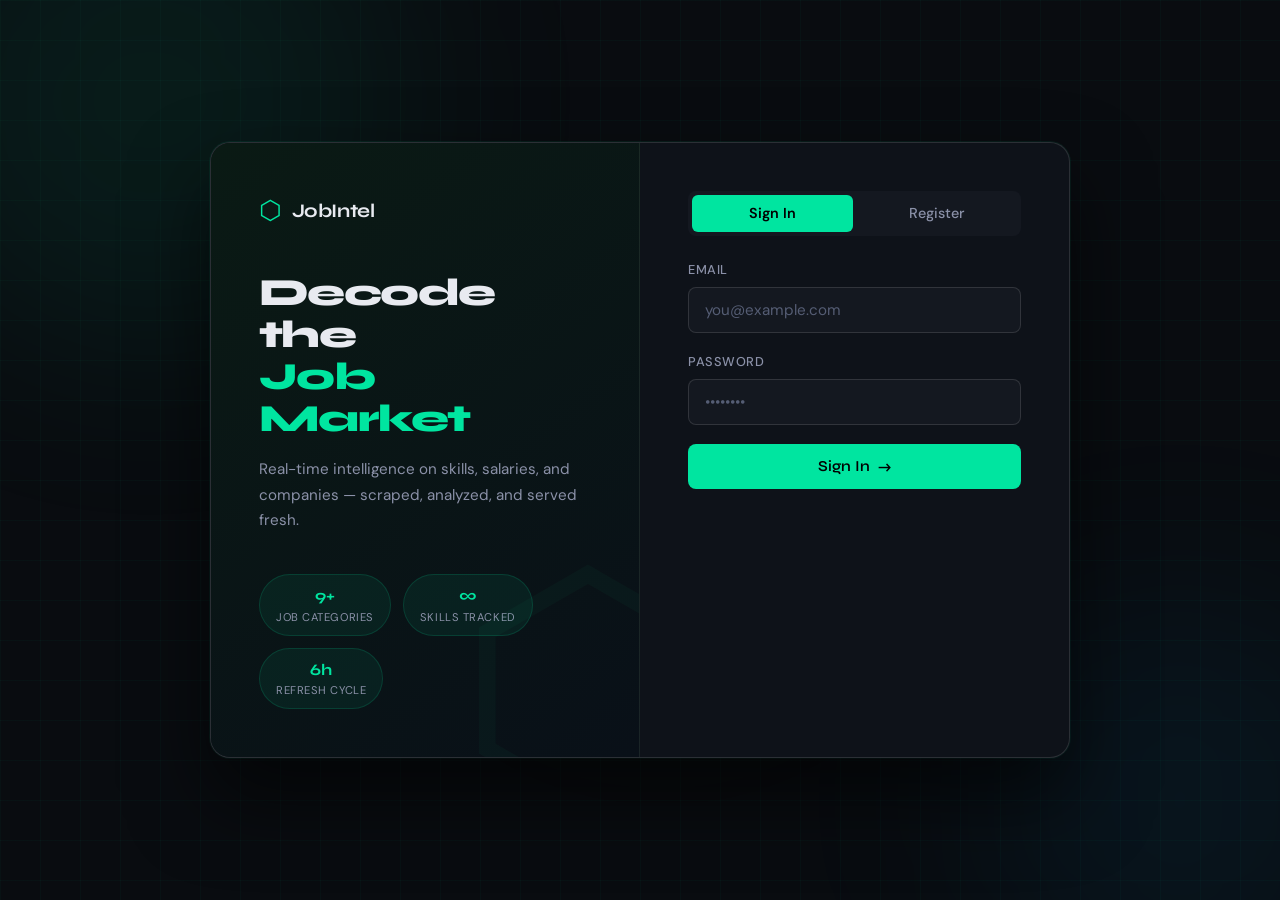
<file: frontend/index.html>
<!DOCTYPE html>
<html lang="en">
<head>
<meta charset="UTF-8"/>
<meta name="viewport" content="width=device-width, initial-scale=1.0"/>
<title>JobIntel — Job Market Intelligence Platform</title>
<link rel="preconnect" href="https://fonts.googleapis.com"/>
<link rel="stylesheet" href="https://fonts.googleapis.com/css2?family=Syne:wght@400;600;700;800&family=DM+Sans:ital,wght@0,300;0,400;0,500;1,300&display=swap"/>
<link rel="stylesheet" href="style.css"/>
</head>
<body class="auth-page">

<!-- Animated background -->
<div class="bg-grid"></div>
<div class="bg-orb orb1"></div>
<div class="bg-orb orb2"></div>
<div class="bg-orb orb3"></div>

<div class="auth-container">

  <!-- Left panel -->
  <div class="auth-left">
    <div class="brand">
      <span class="brand-icon">⬡</span>
      <span class="brand-name">JobIntel</span>
    </div>
    <div class="auth-hero">
      <h1>Decode the<br/><em>Job Market</em></h1>
      <p>Real-time intelligence on skills, salaries, and companies — scraped, analyzed, and served fresh.</p>
    </div>
    <div class="stat-pills">
      <div class="stat-pill"><span class="pill-num">9+</span><span class="pill-label">Job Categories</span></div>
      <div class="stat-pill"><span class="pill-num">∞</span><span class="pill-label">Skills Tracked</span></div>
      <div class="stat-pill"><span class="pill-num">6h</span><span class="pill-label">Refresh Cycle</span></div>
    </div>
  </div>

  <!-- Right panel — auth forms -->
  <div class="auth-right">
    <div class="tab-switcher">
      <button class="tab-btn active" id="loginTab" onclick="showTab('login')">Sign In</button>
      <button class="tab-btn" id="registerTab" onclick="showTab('register')">Register</button>
    </div>

    <!-- Login Form -->
    <form class="auth-form" id="loginForm" onsubmit="handleLogin(event)">
      <div class="form-group">
        <label>Email</label>
        <input type="email" id="loginEmail" placeholder="you@example.com" required/>
      </div>
      <div class="form-group">
        <label>Password</label>
        <input type="password" id="loginPassword" placeholder="••••••••" required/>
      </div>
      <div class="form-msg" id="loginMsg"></div>
      <button type="submit" class="btn-primary" id="loginBtn">
        <span>Sign In</span>
        <span class="btn-arrow">→</span>
      </button>
    </form>

    <!-- Register Form -->
    <form class="auth-form hidden" id="registerForm" onsubmit="handleRegister(event)">
      <div class="form-group">
        <label>Full Name</label>
        <input type="text" id="regName" placeholder="username" required/>
      </div>
      <div class="form-group">
        <label>Email</label>
        <input type="email" id="regEmail" placeholder="you@example.com" required/>
      </div>
      <div class="form-group">
        <label>Password <span class="hint">min 8 characters</span></label>
        <input type="password" id="regPassword" placeholder="••••••••" minlength="8" required/>
      </div>
      <div class="form-msg" id="registerMsg"></div>
      <button type="submit" class="btn-primary" id="registerBtn">
        <span>Create Account</span>
        <span class="btn-arrow">→</span>
      </button>
    </form>
  </div>
</div>

<script src="api.js" defer></script>
<script src="auth.js" defer></script>
</body>
</html>
</file>
<file: frontend/style.css>
/* ══════════════════════════════════════════
   JOBINTEL — COMPLETE STYLESHEET
   Aesthetic: Dark industrial / data terminal
   Fonts: Syne (display) + DM Sans (body)
══════════════════════════════════════════ */

:root {
  --bg:        #090c10;
  --bg2:       #0e1219;
  --bg3:       #141820;
  --border:    rgba(255,255,255,0.07);
  --border2:   rgba(255,255,255,0.12);
  --accent:    #00e5a0;
  --accent2:   #0af;
  --accent3:   #f0a500;
  --danger:    #ff4d6d;
  --text:      #e8eaf0;
  --text2:     #8b91a8;
  --text3:     #555d74;
  --sidebar-w: 240px;
  --radius:    12px;
  --radius-sm: 8px;
}

*, *::before, *::after { box-sizing: border-box; margin: 0; padding: 0; }

html { scroll-behavior: smooth; }

body {
  font-family: 'DM Sans', sans-serif;
  background: var(--bg);
  color: var(--text);
  min-height: 100vh;
  overflow-x: hidden;
  font-size: 15px;
  line-height: 1.6;
}

/* ── BACKGROUND EFFECTS ── */
.bg-grid {
  position: fixed; inset: 0; z-index: 0; pointer-events: none;
  background-image:
    linear-gradient(rgba(0,229,160,0.03) 1px, transparent 1px),
    linear-gradient(90deg, rgba(0,229,160,0.03) 1px, transparent 1px);
  background-size: 40px 40px;
}

.bg-orb {
  position: fixed; border-radius: 50%; filter: blur(100px);
  pointer-events: none; z-index: 0;
  animation: orbFloat 12s ease-in-out infinite;
}
.orb1 { width:500px; height:500px; background:rgba(0,229,160,0.07); top:-150px; left:-100px; animation-delay:0s; }
.orb2 { width:400px; height:400px; background:rgba(0,170,255,0.06); bottom:-100px; right:-100px; animation-delay:-4s; }
.orb3 { width:300px; height:300px; background:rgba(240,165,0,0.05); top:40%; left:40%; animation-delay:-8s; }

@keyframes orbFloat {
  0%,100% { transform: translate(0,0) scale(1); }
  33%      { transform: translate(30px,-20px) scale(1.05); }
  66%      { transform: translate(-20px,30px) scale(0.95); }
}

/* ══════════════════════════════════════════
   AUTH PAGE
══════════════════════════════════════════ */
.auth-page {
  display: flex; align-items: center; justify-content: center;
  min-height: 100vh; padding: 2rem;
}

.auth-container {
  position: relative; z-index: 1;
  display: grid; grid-template-columns: 1fr 1fr;
  max-width: 860px; width: 100%;
  background: var(--bg2);
  border: 1px solid var(--border2);
  border-radius: 20px;
  overflow: hidden;
  box-shadow: 0 40px 80px rgba(0,0,0,0.6), 0 0 0 1px rgba(0,229,160,0.08);
  animation: fadeUp 0.6s ease both;
}

@keyframes fadeUp {
  from { opacity:0; transform:translateY(30px); }
  to   { opacity:1; transform:translateY(0); }
}

/* Left auth panel */
.auth-left {
  background: linear-gradient(145deg, #0a1a14 0%, #091018 100%);
  padding: 3rem;
  display: flex; flex-direction: column; gap: 2.5rem;
  border-right: 1px solid var(--border);
  position: relative; overflow: hidden;
}
.auth-left::before {
  content: '⬡';
  position: absolute; font-size: 300px; color: rgba(0,229,160,0.03);
  right: -80px; bottom: -80px; line-height: 1;
}

.brand { display: flex; align-items: center; gap: 0.6rem; }
.brand-icon { font-size: 1.6rem; color: var(--accent); }
.brand-name { font-family: 'Syne', sans-serif; font-weight: 700; font-size: 1.2rem; letter-spacing: -0.02em; }

.auth-hero h1 {
  font-family: 'Syne', sans-serif; font-weight: 800;
  font-size: 2.4rem; line-height: 1.1; letter-spacing: -0.04em;
  margin-bottom: 1rem;
}
.auth-hero h1 em {
  font-style: normal; color: var(--accent);
}
.auth-hero p { color: var(--text2); font-size: 0.95rem; line-height: 1.7; }

.stat-pills { display: flex; gap: 0.75rem; flex-wrap: wrap; }
.stat-pill {
  background: rgba(0,229,160,0.07); border: 1px solid rgba(0,229,160,0.15);
  border-radius: 100px; padding: 0.5rem 1rem;
  display: flex; flex-direction: column; align-items: center;
}
.pill-num { font-family: 'Syne', sans-serif; font-weight: 700; font-size: 1rem; color: var(--accent); }
.pill-label { font-size: 0.7rem; color: var(--text2); letter-spacing: 0.05em; text-transform: uppercase; }

/* Right auth panel */
.auth-right {
  padding: 3rem;
  display: flex; flex-direction: column; gap: 1.5rem;
}

.tab-switcher {
  display: flex; background: var(--bg3); border-radius: var(--radius-sm);
  padding: 4px; gap: 4px;
}
.tab-btn {
  flex: 1; padding: 0.6rem; border-radius: 6px;
  border: none; cursor: pointer;
  font-family: 'DM Sans', sans-serif; font-size: 0.9rem; font-weight: 500;
  background: transparent; color: var(--text2);
  transition: all 0.2s;
}
.tab-btn.active { background: var(--accent); color: #000; font-weight: 600; }

.auth-form { display: flex; flex-direction: column; gap: 1.2rem; }
.auth-form.hidden { display: none; }

.form-group { display: flex; flex-direction: column; gap: 0.4rem; }
.form-group label {
  font-size: 0.8rem; font-weight: 500; color: var(--text2);
  letter-spacing: 0.04em; text-transform: uppercase;
  display: flex; align-items: center; gap: 0.5rem;
}
.form-group .hint { font-weight: 300; text-transform: none; color: var(--text3); font-size: 0.75rem; letter-spacing: 0; }

.form-group input, .form-group select {
  background: var(--bg3); border: 1px solid var(--border2);
  border-radius: var(--radius-sm); padding: 0.75rem 1rem;
  color: var(--text); font-family: 'DM Sans', sans-serif; font-size: 0.95rem;
  outline: none; transition: border-color 0.2s, box-shadow 0.2s;
  width: 100%;
}
.form-group input:focus, .form-group select:focus {
  border-color: var(--accent); box-shadow: 0 0 0 3px rgba(0,229,160,0.1);
}
.form-group input::placeholder { color: var(--text3); }

.form-msg {
  font-size: 0.85rem; padding: 0.5rem 0.75rem; border-radius: var(--radius-sm);
  display: none;
}
.form-msg.error { display: block; background: rgba(255,77,109,0.1); color: var(--danger); border: 1px solid rgba(255,77,109,0.2); }
.form-msg.success { display: block; background: rgba(0,229,160,0.1); color: var(--accent); border: 1px solid rgba(0,229,160,0.2); }

/* Buttons */
.btn-primary {
  display: flex; align-items: center; justify-content: center; gap: 0.5rem;
  background: var(--accent); color: #000;
  border: none; border-radius: var(--radius-sm);
  padding: 0.8rem 1.5rem; font-family: 'Syne', sans-serif;
  font-weight: 600; font-size: 0.95rem; cursor: pointer;
  transition: all 0.2s; white-space: nowrap;
}
.btn-primary:hover { background: #00ffb3; transform: translateY(-1px); box-shadow: 0 8px 20px rgba(0,229,160,0.3); }
.btn-primary:active { transform: translateY(0); }
.btn-primary:disabled { opacity: 0.5; cursor: not-allowed; transform: none; }

.btn-ghost {
  background: transparent; border: 1px solid var(--border2); color: var(--text2);
  border-radius: var(--radius-sm); padding: 0.6rem 1.2rem;
  font-family: 'DM Sans', sans-serif; font-size: 0.9rem; cursor: pointer;
  transition: all 0.2s;
}
.btn-ghost:hover { border-color: var(--accent); color: var(--accent); }

.btn-danger {
  background: var(--danger); color: #fff;
  border: none; border-radius: var(--radius-sm);
  padding: 0.8rem 1.5rem; font-family: 'Syne', sans-serif;
  font-weight: 600; font-size: 0.95rem; cursor: pointer;
  transition: all 0.2s;
}
.btn-danger:hover { background: #ff6b85; transform: translateY(-1px); }
.btn-danger:disabled { opacity: 0.5; cursor: not-allowed; }

.btn-arrow { font-size: 1rem; transition: transform 0.2s; }
.btn-primary:hover .btn-arrow { transform: translateX(4px); }

/* ══════════════════════════════════════════
   APP LAYOUT
══════════════════════════════════════════ */
.app-page {
  display: flex;
  min-height: 100vh;
}

/* Sidebar */
.sidebar {
  position: fixed; left: 0; top: 0; bottom: 0;
  width: var(--sidebar-w);
  background: var(--bg2);
  border-right: 1px solid var(--border);
  display: flex; flex-direction: column;
  z-index: 100; padding: 1.5rem 0;
  transition: transform 0.3s;
}

.sidebar-brand {
  display: flex; align-items: center; gap: 0.6rem;
  padding: 0 1.5rem 1.5rem;
  border-bottom: 1px solid var(--border);
  margin-bottom: 1rem;
}

.sidebar-nav {
  flex: 1; display: flex; flex-direction: column; gap: 2px;
  padding: 0 0.75rem; overflow-y: auto;
}

.nav-item {
  display: flex; align-items: center; gap: 0.75rem;
  padding: 0.7rem 0.75rem; border-radius: var(--radius-sm);
  color: var(--text2); text-decoration: none; font-size: 0.9rem;
  transition: all 0.15s; cursor: pointer;
}
.nav-item:hover { background: var(--bg3); color: var(--text); }
.nav-item.active { background: rgba(0,229,160,0.1); color: var(--accent); }
.nav-icon { font-size: 1rem; width: 1.2rem; text-align: center; }

.sidebar-footer {
  padding: 1rem 1.5rem 0;
  border-top: 1px solid var(--border);
  display: flex; flex-direction: column; gap: 0.75rem;
}

.user-chip {
  display: flex; align-items: center; gap: 0.6rem;
  background: var(--bg3); border-radius: var(--radius-sm);
  padding: 0.5rem 0.75rem;
}
.user-avatar {
  width: 28px; height: 28px; border-radius: 50%;
  background: var(--accent); color: #000;
  font-family: 'Syne', sans-serif; font-weight: 700; font-size: 0.8rem;
  display: flex; align-items: center; justify-content: center;
  flex-shrink: 0;
}
.user-email { font-size: 0.75rem; color: var(--text2); overflow: hidden; text-overflow: ellipsis; white-space: nowrap; }

.btn-logout {
  background: transparent; border: 1px solid var(--border2); color: var(--text2);
  border-radius: var(--radius-sm); padding: 0.5rem; width: 100%;
  font-family: 'DM Sans', sans-serif; font-size: 0.8rem; cursor: pointer;
  transition: all 0.2s;
}
.btn-logout:hover { border-color: var(--danger); color: var(--danger); }

/* Main content */
.main-content {
  margin-left: var(--sidebar-w);
  flex: 1; padding: 2rem;
  position: relative; z-index: 1;
  min-height: 100vh;
}

/* Mobile topbar — hidden on desktop */
.topbar {
  display: none; position: fixed; top: 0; left: 0; right: 0;
  height: 56px; background: var(--bg2); border-bottom: 1px solid var(--border);
  align-items: center; justify-content: space-between;
  padding: 0 1rem; z-index: 200;
}
.menu-btn, .btn-logout-sm {
  background: none; border: none; color: var(--text); font-size: 1.2rem; cursor: pointer; padding: 0.5rem;
}

/* ── PAGES ── */
.page { animation: fadeIn 0.3s ease; }
.page.hidden { display: none; }
@keyframes fadeIn { from { opacity:0; transform:translateY(8px); } to { opacity:1; transform:translateY(0); } }

.page-header { margin-bottom: 2rem; }
.page-header h2 {
  font-family: 'Syne', sans-serif; font-weight: 800;
  font-size: 1.9rem; letter-spacing: -0.03em; margin-bottom: 0.25rem;
}
.page-header p { color: var(--text2); font-size: 0.9rem; }

/* ── KPI GRID ── */
.kpi-grid {
  display: grid; grid-template-columns: repeat(4, 1fr); gap: 1rem;
  margin-bottom: 1.5rem;
}
.kpi-card {
  background: var(--bg2); border: 1px solid var(--border);
  border-radius: var(--radius); padding: 1.25rem 1.5rem;
  position: relative; overflow: hidden;
  transition: border-color 0.2s, transform 0.2s;
}
.kpi-card:hover { border-color: var(--border2); transform: translateY(-2px); }
.kpi-card::before {
  content: ''; position: absolute; top: 0; left: 0; right: 0; height: 2px;
  background: linear-gradient(90deg, var(--accent), var(--accent2));
}
.kpi-label { font-size: 0.75rem; color: var(--text3); text-transform: uppercase; letter-spacing: 0.08em; margin-bottom: 0.5rem; }
.kpi-value { font-family: 'Syne', sans-serif; font-weight: 800; font-size: 1.6rem; color: var(--text); margin-bottom: 0.2rem; word-break: break-all; }
.kpi-sub { font-size: 0.75rem; color: var(--text3); }

/* ── CARDS ── */
.dash-grid {
  display: grid; grid-template-columns: 1fr 1fr; gap: 1.5rem;
  margin-bottom: 1.5rem;
}
.card {
  background: var(--bg2); border: 1px solid var(--border);
  border-radius: var(--radius); padding: 1.5rem;
}
.card.full-width { width: 100%; }
.card-header {
  display: flex; align-items: center; justify-content: space-between;
  margin-bottom: 1.25rem;
}
.card-header h3 {
  font-family: 'Syne', sans-serif; font-weight: 700; font-size: 1rem; letter-spacing: -0.02em;
}
.badge {
  font-size: 0.7rem; font-weight: 600; letter-spacing: 0.08em;
  text-transform: uppercase; padding: 0.2rem 0.5rem;
  background: rgba(0,229,160,0.1); color: var(--accent);
  border-radius: 100px; border: 1px solid rgba(0,229,160,0.2);
}
.badge::before { content: '● '; font-size: 0.5rem; }

/* ── BAR CHART ── */
.bar-chart { display: flex; flex-direction: column; gap: 0.6rem; }
.bar-chart.large { max-height: 400px; overflow-y: auto; }

.bar-row {
  display: grid; grid-template-columns: 130px 1fr 50px;
  align-items: center; gap: 0.75rem;
  animation: slideIn 0.4s ease both;
}
@keyframes slideIn {
  from { opacity:0; transform:translateX(-10px); }
  to   { opacity:1; transform:translateX(0); }
}

.bar-label { font-size: 0.82rem; color: var(--text2); white-space: nowrap; overflow: hidden; text-overflow: ellipsis; }
.bar-track { height: 6px; background: var(--bg3); border-radius: 99px; overflow: hidden; }
.bar-fill {
  height: 100%; border-radius: 99px;
  background: linear-gradient(90deg, var(--accent), var(--accent2));
  transition: width 0.8s cubic-bezier(.25,.8,.25,1);
  width: 0;
}
.bar-val { font-size: 0.8rem; color: var(--text3); text-align: right; font-family: 'Syne', sans-serif; }

/* Salary map bars */
.salary-map { display: flex; flex-direction: column; gap: 0.6rem; max-height: 300px; overflow-y: auto; }
.salary-row {
  display: grid; grid-template-columns: 160px 1fr 90px;
  align-items: center; gap: 0.75rem;
}
.salary-bar-fill { background: linear-gradient(90deg, var(--accent3), var(--accent)); }

/* ── JOBS PAGE ── */
.search-bar {
  background: var(--bg2); border: 1px solid var(--border);
  border-radius: var(--radius); padding: 1.25rem;
  margin-bottom: 1.5rem; display: flex; flex-direction: column; gap: 1rem;
}
.search-tabs { display: flex; gap: 0.5rem; flex-wrap: wrap; }
.stab {
  padding: 0.4rem 0.9rem; border-radius: 100px;
  border: 1px solid var(--border2); background: transparent;
  color: var(--text2); font-size: 0.82rem; cursor: pointer; transition: all 0.15s;
  font-family: 'DM Sans', sans-serif;
}
.stab.active { background: var(--accent); border-color: var(--accent); color: #000; font-weight: 600; }
.stab:hover:not(.active) { border-color: var(--text2); color: var(--text); }

.search-input-row { display: flex; gap: 0.75rem; }
.search-input {
  flex: 1; background: var(--bg3); border: 1px solid var(--border2);
  border-radius: var(--radius-sm); padding: 0.75rem 1rem;
  color: var(--text); font-family: 'DM Sans', sans-serif; font-size: 0.95rem;
  outline: none; transition: border-color 0.2s;
}
.search-input:focus { border-color: var(--accent); }
.search-input::placeholder { color: var(--text3); }

.pagination-bar {
  display: flex; align-items: center; justify-content: center; gap: 1rem;
  margin-bottom: 1rem; color: var(--text2); font-size: 0.9rem;
}

.jobs-grid {
  display: grid; grid-template-columns: repeat(auto-fill, minmax(320px, 1fr));
  gap: 1rem;
}

.job-card {
  background: var(--bg2); border: 1px solid var(--border);
  border-radius: var(--radius); padding: 1.25rem;
  display: flex; flex-direction: column; gap: 0.75rem;
  transition: border-color 0.2s, transform 0.2s;
  animation: fadeIn 0.3s ease both;
}
.job-card:hover { border-color: rgba(0,229,160,0.3); transform: translateY(-2px); }

.job-title {
  font-family: 'Syne', sans-serif; font-weight: 700; font-size: 0.95rem;
  color: var(--text); line-height: 1.3;
}
.job-meta { display: flex; flex-wrap: wrap; gap: 0.5rem; }
.job-meta-item {
  display: flex; align-items: center; gap: 0.3rem;
  font-size: 0.78rem; color: var(--text2);
}
.job-meta-item span { color: var(--text3); }

.job-skills { display: flex; flex-wrap: wrap; gap: 0.4rem; }
.skill-tag {
  background: rgba(0,229,160,0.07); border: 1px solid rgba(0,229,160,0.15);
  color: var(--accent); border-radius: 100px;
  font-size: 0.72rem; padding: 0.2rem 0.6rem; font-weight: 500;
}

.job-url a {
  font-size: 0.78rem; color: var(--accent2); text-decoration: none;
  overflow: hidden; text-overflow: ellipsis; white-space: nowrap; display: block;
}
.job-url a:hover { text-decoration: underline; }

.job-salary {
  font-family: 'Syne', sans-serif; font-weight: 700;
  color: var(--accent3); font-size: 0.95rem;
}

/* ── SKILLS PAGE ── */
.filters-row {
  display: flex; gap: 1.5rem; align-items: flex-end;
  flex-wrap: wrap; margin-bottom: 1.5rem;
}
.form-group.inline { flex-direction: row; align-items: center; gap: 0.75rem; }
.form-group.inline label { white-space: nowrap; margin: 0; }
.form-group.inline input,
.form-group.inline select { width: auto; }

.skills-container {
  display: grid; grid-template-columns: repeat(auto-fill, minmax(280px, 1fr));
  gap: 1rem;
}
.skill-card {
  background: var(--bg2); border: 1px solid var(--border);
  border-radius: var(--radius); padding: 1.25rem;
  display: flex; align-items: center; gap: 1rem;
  transition: border-color 0.2s;
  animation: fadeIn 0.3s ease both;
}
.skill-card:hover { border-color: rgba(0,229,160,0.3); }
.skill-rank {
  font-family: 'Syne', sans-serif; font-weight: 800; font-size: 1.4rem;
  color: var(--text3); min-width: 2rem; text-align: center;
}
.skill-rank.top3 { color: var(--accent); }
.skill-info { flex: 1; }
.skill-name { font-family: 'Syne', sans-serif; font-weight: 700; font-size: 0.95rem; margin-bottom: 0.4rem; }
.skill-bar-wrap { height: 4px; background: var(--bg3); border-radius: 99px; overflow: hidden; }
.skill-bar-inner {
  height: 100%; border-radius: 99px;
  background: linear-gradient(90deg, var(--accent), var(--accent2));
  transition: width 0.8s cubic-bezier(.25,.8,.25,1);
}
.skill-count { font-size: 0.8rem; color: var(--text2); margin-left: auto; font-family: 'Syne', sans-serif; font-weight: 700; }

/* ── COMPANIES PAGE ── */
.companies-container {
  display: grid; grid-template-columns: repeat(auto-fill, minmax(260px, 1fr));
  gap: 1rem;
}
.company-card {
  background: var(--bg2); border: 1px solid var(--border);
  border-radius: var(--radius); padding: 1.25rem;
  display: flex; align-items: center; gap: 1rem;
  transition: all 0.2s;
  animation: fadeIn 0.3s ease both;
}
.company-card:hover { border-color: rgba(0,170,255,0.3); transform: translateY(-2px); }
.company-rank {
  font-family: 'Syne', sans-serif; font-weight: 800; font-size: 1.2rem;
  color: var(--text3); min-width: 1.8rem;
}
.company-rank.top3 { color: var(--accent2); }
.company-info { flex: 1; min-width: 0; }
.company-name { font-family: 'Syne', sans-serif; font-weight: 700; font-size: 0.9rem; margin-bottom: 0.25rem; white-space: nowrap; overflow: hidden; text-overflow: ellipsis; }
.company-jobs { font-size: 0.8rem; color: var(--text2); }
.company-badge {
  font-family: 'Syne', sans-serif; font-weight: 700; font-size: 1rem;
  color: var(--accent2); white-space: nowrap;
}

/* ── SALARY PAGE ── */
.salary-panels {
  display: grid; grid-template-columns: 1fr 1.5fr; gap: 1.5rem;
}
.skill-salary-search {
  display: flex; gap: 0.75rem; margin-bottom: 1rem;
}
.skill-salary-search input {
  flex: 1; background: var(--bg3); border: 1px solid var(--border2);
  border-radius: var(--radius-sm); padding: 0.7rem 1rem;
  color: var(--text); font-family: 'DM Sans', sans-serif; font-size: 0.9rem;
  outline: none; transition: border-color 0.2s;
}
.skill-salary-search input:focus { border-color: var(--accent); }
.skill-salary-search input::placeholder { color: var(--text3); }

.salary-result {
  padding: 1.5rem; border-radius: var(--radius);
  background: var(--bg3); border: 1px solid var(--border);
  display: none;
}
.salary-result.visible { display: block; animation: fadeIn 0.3s ease; }
.salary-result .result-skill { font-size: 0.75rem; color: var(--text2); text-transform: uppercase; letter-spacing: 0.08em; margin-bottom: 0.5rem; }
.salary-result .result-value { font-family: 'Syne', sans-serif; font-weight: 800; font-size: 2rem; color: var(--accent3); }
.salary-result .result-sub { font-size: 0.8rem; color: var(--text3); margin-top: 0.25rem; }

/* ── ADMIN PAGE ── */
.admin-card { max-width: 500px; }
.admin-card h3 { font-family: 'Syne', sans-serif; font-weight: 700; font-size: 1.1rem; margin-bottom: 0.75rem; }
.admin-card p { color: var(--text2); font-size: 0.9rem; margin-bottom: 1.25rem; line-height: 1.6; }

/* ── UTILS ── */
.hidden { display: none !important; }
.loading-pulse {
  color: var(--text3); font-size: 0.85rem; padding: 2rem;
  animation: pulse 1.5s ease-in-out infinite;
}
@keyframes pulse { 0%,100% { opacity:0.4; } 50% { opacity:1; } }

.empty-state {
  color: var(--text3); font-size: 0.9rem;
  padding: 3rem; text-align: center;
  grid-column: 1 / -1;
}

/* Scrollbars */
::-webkit-scrollbar { width: 6px; height: 6px; }
::-webkit-scrollbar-track { background: var(--bg); }
::-webkit-scrollbar-thumb { background: var(--border2); border-radius: 99px; }
::-webkit-scrollbar-thumb:hover { background: var(--text3); }

/* ══════════════════════════════════════════
   RESPONSIVE
══════════════════════════════════════════ */
@media (max-width: 1024px) {
  .kpi-grid { grid-template-columns: repeat(2, 1fr); }
  .dash-grid { grid-template-columns: 1fr; }
  .salary-panels { grid-template-columns: 1fr; }
}

@media (max-width: 768px) {
  .auth-container { grid-template-columns: 1fr; }
  .auth-left { display: none; }
  .auth-right { padding: 2rem; }

  .sidebar { transform: translateX(-100%); }
  .sidebar.open { transform: translateX(0); }
  .topbar { display: flex; }
  .main-content { margin-left: 0; padding: 5rem 1rem 1rem; }

  .kpi-grid { grid-template-columns: 1fr 1fr; }
  .jobs-grid { grid-template-columns: 1fr; }
  .skills-container { grid-template-columns: 1fr; }
  .companies-container { grid-template-columns: 1fr; }
}

@media (max-width: 480px) {
  .kpi-grid { grid-template-columns: 1fr; }
}
</file>
<file: JobIntel-Platform/frontend/style.css>
/* ══════════════════════════════════════════
   JOBINTEL — COMPLETE STYLESHEET
   Aesthetic: Dark industrial / data terminal
   Fonts: Syne (display) + DM Sans (body)
══════════════════════════════════════════ */

:root {
  --bg:        #090c10;
  --bg2:       #0e1219;
  --bg3:       #141820;
  --border:    rgba(255,255,255,0.07);
  --border2:   rgba(255,255,255,0.12);
  --accent:    #00e5a0;
  --accent2:   #0af;
  --accent3:   #f0a500;
  --danger:    #ff4d6d;
  --text:      #e8eaf0;
  --text2:     #8b91a8;
  --text3:     #555d74;
  --sidebar-w: 240px;
  --radius:    12px;
  --radius-sm: 8px;
}

*, *::before, *::after { box-sizing: border-box; margin: 0; padding: 0; }

html { scroll-behavior: smooth; }

body {
  font-family: 'DM Sans', sans-serif;
  background: var(--bg);
  color: var(--text);
  min-height: 100vh;
  overflow-x: hidden;
  font-size: 15px;
  line-height: 1.6;
}

/* ── BACKGROUND EFFECTS ── */
.bg-grid {
  position: fixed; inset: 0; z-index: 0; pointer-events: none;
  background-image:
    linear-gradient(rgba(0,229,160,0.03) 1px, transparent 1px),
    linear-gradient(90deg, rgba(0,229,160,0.03) 1px, transparent 1px);
  background-size: 40px 40px;
}

.bg-orb {
  position: fixed; border-radius: 50%; filter: blur(100px);
  pointer-events: none; z-index: 0;
  animation: orbFloat 12s ease-in-out infinite;
}
.orb1 { width:500px; height:500px; background:rgba(0,229,160,0.07); top:-150px; left:-100px; animation-delay:0s; }
.orb2 { width:400px; height:400px; background:rgba(0,170,255,0.06); bottom:-100px; right:-100px; animation-delay:-4s; }
.orb3 { width:300px; height:300px; background:rgba(240,165,0,0.05); top:40%; left:40%; animation-delay:-8s; }

@keyframes orbFloat {
  0%,100% { transform: translate(0,0) scale(1); }
  33%      { transform: translate(30px,-20px) scale(1.05); }
  66%      { transform: translate(-20px,30px) scale(0.95); }
}

/* ══════════════════════════════════════════
   AUTH PAGE
══════════════════════════════════════════ */
.auth-page {
  display: flex; align-items: center; justify-content: center;
  min-height: 100vh; padding: 2rem;
}

.auth-container {
  position: relative; z-index: 1;
  display: grid; grid-template-columns: 1fr 1fr;
  max-width: 860px; width: 100%;
  background: var(--bg2);
  border: 1px solid var(--border2);
  border-radius: 20px;
  overflow: hidden;
  box-shadow: 0 40px 80px rgba(0,0,0,0.6), 0 0 0 1px rgba(0,229,160,0.08);
  animation: fadeUp 0.6s ease both;
}

@keyframes fadeUp {
  from { opacity:0; transform:translateY(30px); }
  to   { opacity:1; transform:translateY(0); }
}

/* Left auth panel */
.auth-left {
  background: linear-gradient(145deg, #0a1a14 0%, #091018 100%);
  padding: 3rem;
  display: flex; flex-direction: column; gap: 2.5rem;
  border-right: 1px solid var(--border);
  position: relative; overflow: hidden;
}
.auth-left::before {
  content: '⬡';
  position: absolute; font-size: 300px; color: rgba(0,229,160,0.03);
  right: -80px; bottom: -80px; line-height: 1;
}

.brand { display: flex; align-items: center; gap: 0.6rem; }
.brand-icon { font-size: 1.6rem; color: var(--accent); }
.brand-name { font-family: 'Syne', sans-serif; font-weight: 700; font-size: 1.2rem; letter-spacing: -0.02em; }

.auth-hero h1 {
  font-family: 'Syne', sans-serif; font-weight: 800;
  font-size: 2.4rem; line-height: 1.1; letter-spacing: -0.04em;
  margin-bottom: 1rem;
}
.auth-hero h1 em {
  font-style: normal; color: var(--accent);
}
.auth-hero p { color: var(--text2); font-size: 0.95rem; line-height: 1.7; }

.stat-pills { display: flex; gap: 0.75rem; flex-wrap: wrap; }
.stat-pill {
  background: rgba(0,229,160,0.07); border: 1px solid rgba(0,229,160,0.15);
  border-radius: 100px; padding: 0.5rem 1rem;
  display: flex; flex-direction: column; align-items: center;
}
.pill-num { font-family: 'Syne', sans-serif; font-weight: 700; font-size: 1rem; color: var(--accent); }
.pill-label { font-size: 0.7rem; color: var(--text2); letter-spacing: 0.05em; text-transform: uppercase; }

/* Right auth panel */
.auth-right {
  padding: 3rem;
  display: flex; flex-direction: column; gap: 1.5rem;
}

.tab-switcher {
  display: flex; background: var(--bg3); border-radius: var(--radius-sm);
  padding: 4px; gap: 4px;
}
.tab-btn {
  flex: 1; padding: 0.6rem; border-radius: 6px;
  border: none; cursor: pointer;
  font-family: 'DM Sans', sans-serif; font-size: 0.9rem; font-weight: 500;
  background: transparent; color: var(--text2);
  transition: all 0.2s;
}
.tab-btn.active { background: var(--accent); color: #000; font-weight: 600; }

.auth-form { display: flex; flex-direction: column; gap: 1.2rem; }
.auth-form.hidden { display: none; }

.form-group { display: flex; flex-direction: column; gap: 0.4rem; }
.form-group label {
  font-size: 0.8rem; font-weight: 500; color: var(--text2);
  letter-spacing: 0.04em; text-transform: uppercase;
  display: flex; align-items: center; gap: 0.5rem;
}
.form-group .hint { font-weight: 300; text-transform: none; color: var(--text3); font-size: 0.75rem; letter-spacing: 0; }

.form-group input, .form-group select {
  background: var(--bg3); border: 1px solid var(--border2);
  border-radius: var(--radius-sm); padding: 0.75rem 1rem;
  color: var(--text); font-family: 'DM Sans', sans-serif; font-size: 0.95rem;
  outline: none; transition: border-color 0.2s, box-shadow 0.2s;
  width: 100%;
}
.form-group input:focus, .form-group select:focus {
  border-color: var(--accent); box-shadow: 0 0 0 3px rgba(0,229,160,0.1);
}
.form-group input::placeholder { color: var(--text3); }

.form-msg {
  font-size: 0.85rem; padding: 0.5rem 0.75rem; border-radius: var(--radius-sm);
  display: none;
}
.form-msg.error { display: block; background: rgba(255,77,109,0.1); color: var(--danger); border: 1px solid rgba(255,77,109,0.2); }
.form-msg.success { display: block; background: rgba(0,229,160,0.1); color: var(--accent); border: 1px solid rgba(0,229,160,0.2); }

/* Buttons */
.btn-primary {
  display: flex; align-items: center; justify-content: center; gap: 0.5rem;
  background: var(--accent); color: #000;
  border: none; border-radius: var(--radius-sm);
  padding: 0.8rem 1.5rem; font-family: 'Syne', sans-serif;
  font-weight: 600; font-size: 0.95rem; cursor: pointer;
  transition: all 0.2s; white-space: nowrap;
}
.btn-primary:hover { background: #00ffb3; transform: translateY(-1px); box-shadow: 0 8px 20px rgba(0,229,160,0.3); }
.btn-primary:active { transform: translateY(0); }
.btn-primary:disabled { opacity: 0.5; cursor: not-allowed; transform: none; }

.btn-ghost {
  background: transparent; border: 1px solid var(--border2); color: var(--text2);
  border-radius: var(--radius-sm); padding: 0.6rem 1.2rem;
  font-family: 'DM Sans', sans-serif; font-size: 0.9rem; cursor: pointer;
  transition: all 0.2s;
}
.btn-ghost:hover { border-color: var(--accent); color: var(--accent); }

.btn-danger {
  background: var(--danger); color: #fff;
  border: none; border-radius: var(--radius-sm);
  padding: 0.8rem 1.5rem; font-family: 'Syne', sans-serif;
  font-weight: 600; font-size: 0.95rem; cursor: pointer;
  transition: all 0.2s;
}
.btn-danger:hover { background: #ff6b85; transform: translateY(-1px); }
.btn-danger:disabled { opacity: 0.5; cursor: not-allowed; }

.btn-arrow { font-size: 1rem; transition: transform 0.2s; }
.btn-primary:hover .btn-arrow { transform: translateX(4px); }

/* ══════════════════════════════════════════
   APP LAYOUT
══════════════════════════════════════════ */
.app-page {
  display: flex;
  min-height: 100vh;
}

/* Sidebar */
.sidebar {
  position: fixed; left: 0; top: 0; bottom: 0;
  width: var(--sidebar-w);
  background: var(--bg2);
  border-right: 1px solid var(--border);
  display: flex; flex-direction: column;
  z-index: 100; padding: 1.5rem 0;
  transition: transform 0.3s;
}

.sidebar-brand {
  display: flex; align-items: center; gap: 0.6rem;
  padding: 0 1.5rem 1.5rem;
  border-bottom: 1px solid var(--border);
  margin-bottom: 1rem;
}

.sidebar-nav {
  flex: 1; display: flex; flex-direction: column; gap: 2px;
  padding: 0 0.75rem; overflow-y: auto;
}

.nav-item {
  display: flex; align-items: center; gap: 0.75rem;
  padding: 0.7rem 0.75rem; border-radius: var(--radius-sm);
  color: var(--text2); text-decoration: none; font-size: 0.9rem;
  transition: all 0.15s; cursor: pointer;
}
.nav-item:hover { background: var(--bg3); color: var(--text); }
.nav-item.active { background: rgba(0,229,160,0.1); color: var(--accent); }
.nav-icon { font-size: 1rem; width: 1.2rem; text-align: center; }

.sidebar-footer {
  padding: 1rem 1.5rem 0;
  border-top: 1px solid var(--border);
  display: flex; flex-direction: column; gap: 0.75rem;
}

.user-chip {
  display: flex; align-items: center; gap: 0.6rem;
  background: var(--bg3); border-radius: var(--radius-sm);
  padding: 0.5rem 0.75rem;
}
.user-avatar {
  width: 28px; height: 28px; border-radius: 50%;
  background: var(--accent); color: #000;
  font-family: 'Syne', sans-serif; font-weight: 700; font-size: 0.8rem;
  display: flex; align-items: center; justify-content: center;
  flex-shrink: 0;
}
.user-email { font-size: 0.75rem; color: var(--text2); overflow: hidden; text-overflow: ellipsis; white-space: nowrap; }

.btn-logout {
  background: transparent; border: 1px solid var(--border2); color: var(--text2);
  border-radius: var(--radius-sm); padding: 0.5rem; width: 100%;
  font-family: 'DM Sans', sans-serif; font-size: 0.8rem; cursor: pointer;
  transition: all 0.2s;
}
.btn-logout:hover { border-color: var(--danger); color: var(--danger); }

/* Main content */
.main-content {
  margin-left: var(--sidebar-w);
  flex: 1; padding: 2rem;
  position: relative; z-index: 1;
  min-height: 100vh;
}

/* Mobile topbar — hidden on desktop */
.topbar {
  display: none; position: fixed; top: 0; left: 0; right: 0;
  height: 56px; background: var(--bg2); border-bottom: 1px solid var(--border);
  align-items: center; justify-content: space-between;
  padding: 0 1rem; z-index: 200;
}
.menu-btn, .btn-logout-sm {
  background: none; border: none; color: var(--text); font-size: 1.2rem; cursor: pointer; padding: 0.5rem;
}

/* ── PAGES ── */
.page { animation: fadeIn 0.3s ease; }
.page.hidden { display: none; }
@keyframes fadeIn { from { opacity:0; transform:translateY(8px); } to { opacity:1; transform:translateY(0); } }

.page-header { margin-bottom: 2rem; }
.page-header h2 {
  font-family: 'Syne', sans-serif; font-weight: 800;
  font-size: 1.9rem; letter-spacing: -0.03em; margin-bottom: 0.25rem;
}
.page-header p { color: var(--text2); font-size: 0.9rem; }

/* ── KPI GRID ── */
.kpi-grid {
  display: grid; grid-template-columns: repeat(4, 1fr); gap: 1rem;
  margin-bottom: 1.5rem;
}
.kpi-card {
  background: var(--bg2); border: 1px solid var(--border);
  border-radius: var(--radius); padding: 1.25rem 1.5rem;
  position: relative; overflow: hidden;
  transition: border-color 0.2s, transform 0.2s;
}
.kpi-card:hover { border-color: var(--border2); transform: translateY(-2px); }
.kpi-card::before {
  content: ''; position: absolute; top: 0; left: 0; right: 0; height: 2px;
  background: linear-gradient(90deg, var(--accent), var(--accent2));
}
.kpi-label { font-size: 0.75rem; color: var(--text3); text-transform: uppercase; letter-spacing: 0.08em; margin-bottom: 0.5rem; }
.kpi-value { font-family: 'Syne', sans-serif; font-weight: 800; font-size: 1.6rem; color: var(--text); margin-bottom: 0.2rem; word-break: break-all; }
.kpi-sub { font-size: 0.75rem; color: var(--text3); }

/* ── CARDS ── */
.dash-grid {
  display: grid; grid-template-columns: 1fr 1fr; gap: 1.5rem;
  margin-bottom: 1.5rem;
}
.card {
  background: var(--bg2); border: 1px solid var(--border);
  border-radius: var(--radius); padding: 1.5rem;
}
.card.full-width { width: 100%; }
.card-header {
  display: flex; align-items: center; justify-content: space-between;
  margin-bottom: 1.25rem;
}
.card-header h3 {
  font-family: 'Syne', sans-serif; font-weight: 700; font-size: 1rem; letter-spacing: -0.02em;
}
.badge {
  font-size: 0.7rem; font-weight: 600; letter-spacing: 0.08em;
  text-transform: uppercase; padding: 0.2rem 0.5rem;
  background: rgba(0,229,160,0.1); color: var(--accent);
  border-radius: 100px; border: 1px solid rgba(0,229,160,0.2);
}
.badge::before { content: '● '; font-size: 0.5rem; }

/* ── BAR CHART ── */
.bar-chart { display: flex; flex-direction: column; gap: 0.6rem; }
.bar-chart.large { max-height: 400px; overflow-y: auto; }

.bar-row {
  display: grid; grid-template-columns: 130px 1fr 50px;
  align-items: center; gap: 0.75rem;
  animation: slideIn 0.4s ease both;
}
@keyframes slideIn {
  from { opacity:0; transform:translateX(-10px); }
  to   { opacity:1; transform:translateX(0); }
}

.bar-label { font-size: 0.82rem; color: var(--text2); white-space: nowrap; overflow: hidden; text-overflow: ellipsis; }
.bar-track { height: 6px; background: var(--bg3); border-radius: 99px; overflow: hidden; }
.bar-fill {
  height: 100%; border-radius: 99px;
  background: linear-gradient(90deg, var(--accent), var(--accent2));
  transition: width 0.8s cubic-bezier(.25,.8,.25,1);
  width: 0;
}
.bar-val { font-size: 0.8rem; color: var(--text3); text-align: right; font-family: 'Syne', sans-serif; }

/* Salary map bars */
.salary-map { display: flex; flex-direction: column; gap: 0.6rem; max-height: 300px; overflow-y: auto; }
.salary-row {
  display: grid; grid-template-columns: 160px 1fr 90px;
  align-items: center; gap: 0.75rem;
}
.salary-bar-fill { background: linear-gradient(90deg, var(--accent3), var(--accent)); }

/* ── JOBS PAGE ── */
.search-bar {
  background: var(--bg2); border: 1px solid var(--border);
  border-radius: var(--radius); padding: 1.25rem;
  margin-bottom: 1.5rem; display: flex; flex-direction: column; gap: 1rem;
}
.search-tabs { display: flex; gap: 0.5rem; flex-wrap: wrap; }
.stab {
  padding: 0.4rem 0.9rem; border-radius: 100px;
  border: 1px solid var(--border2); background: transparent;
  color: var(--text2); font-size: 0.82rem; cursor: pointer; transition: all 0.15s;
  font-family: 'DM Sans', sans-serif;
}
.stab.active { background: var(--accent); border-color: var(--accent); color: #000; font-weight: 600; }
.stab:hover:not(.active) { border-color: var(--text2); color: var(--text); }

.search-input-row { display: flex; gap: 0.75rem; }
.search-input {
  flex: 1; background: var(--bg3); border: 1px solid var(--border2);
  border-radius: var(--radius-sm); padding: 0.75rem 1rem;
  color: var(--text); font-family: 'DM Sans', sans-serif; font-size: 0.95rem;
  outline: none; transition: border-color 0.2s;
}
.search-input:focus { border-color: var(--accent); }
.search-input::placeholder { color: var(--text3); }

.pagination-bar {
  display: flex; align-items: center; justify-content: center; gap: 1rem;
  margin-bottom: 1rem; color: var(--text2); font-size: 0.9rem;
}

.jobs-grid {
  display: grid; grid-template-columns: repeat(auto-fill, minmax(320px, 1fr));
  gap: 1rem;
}

.job-card {
  background: var(--bg2); border: 1px solid var(--border);
  border-radius: var(--radius); padding: 1.25rem;
  display: flex; flex-direction: column; gap: 0.75rem;
  transition: border-color 0.2s, transform 0.2s;
  animation: fadeIn 0.3s ease both;
}
.job-card:hover { border-color: rgba(0,229,160,0.3); transform: translateY(-2px); }

.job-title {
  font-family: 'Syne', sans-serif; font-weight: 700; font-size: 0.95rem;
  color: var(--text); line-height: 1.3;
}
.job-meta { display: flex; flex-wrap: wrap; gap: 0.5rem; }
.job-meta-item {
  display: flex; align-items: center; gap: 0.3rem;
  font-size: 0.78rem; color: var(--text2);
}
.job-meta-item span { color: var(--text3); }

.job-skills { display: flex; flex-wrap: wrap; gap: 0.4rem; }
.skill-tag {
  background: rgba(0,229,160,0.07); border: 1px solid rgba(0,229,160,0.15);
  color: var(--accent); border-radius: 100px;
  font-size: 0.72rem; padding: 0.2rem 0.6rem; font-weight: 500;
}

.job-url a {
  font-size: 0.78rem; color: var(--accent2); text-decoration: none;
  overflow: hidden; text-overflow: ellipsis; white-space: nowrap; display: block;
}
.job-url a:hover { text-decoration: underline; }

.job-salary {
  font-family: 'Syne', sans-serif; font-weight: 700;
  color: var(--accent3); font-size: 0.95rem;
}

/* ── SKILLS PAGE ── */
.filters-row {
  display: flex; gap: 1.5rem; align-items: flex-end;
  flex-wrap: wrap; margin-bottom: 1.5rem;
}
.form-group.inline { flex-direction: row; align-items: center; gap: 0.75rem; }
.form-group.inline label { white-space: nowrap; margin: 0; }
.form-group.inline input,
.form-group.inline select { width: auto; }

.skills-container {
  display: grid; grid-template-columns: repeat(auto-fill, minmax(280px, 1fr));
  gap: 1rem;
}
.skill-card {
  background: var(--bg2); border: 1px solid var(--border);
  border-radius: var(--radius); padding: 1.25rem;
  display: flex; align-items: center; gap: 1rem;
  transition: border-color 0.2s;
  animation: fadeIn 0.3s ease both;
}
.skill-card:hover { border-color: rgba(0,229,160,0.3); }
.skill-rank {
  font-family: 'Syne', sans-serif; font-weight: 800; font-size: 1.4rem;
  color: var(--text3); min-width: 2rem; text-align: center;
}
.skill-rank.top3 { color: var(--accent); }
.skill-info { flex: 1; }
.skill-name { font-family: 'Syne', sans-serif; font-weight: 700; font-size: 0.95rem; margin-bottom: 0.4rem; }
.skill-bar-wrap { height: 4px; background: var(--bg3); border-radius: 99px; overflow: hidden; }
.skill-bar-inner {
  height: 100%; border-radius: 99px;
  background: linear-gradient(90deg, var(--accent), var(--accent2));
  transition: width 0.8s cubic-bezier(.25,.8,.25,1);
}
.skill-count { font-size: 0.8rem; color: var(--text2); margin-left: auto; font-family: 'Syne', sans-serif; font-weight: 700; }

/* ── COMPANIES PAGE ── */
.companies-container {
  display: grid; grid-template-columns: repeat(auto-fill, minmax(260px, 1fr));
  gap: 1rem;
}
.company-card {
  background: var(--bg2); border: 1px solid var(--border);
  border-radius: var(--radius); padding: 1.25rem;
  display: flex; align-items: center; gap: 1rem;
  transition: all 0.2s;
  animation: fadeIn 0.3s ease both;
}
.company-card:hover { border-color: rgba(0,170,255,0.3); transform: translateY(-2px); }
.company-rank {
  font-family: 'Syne', sans-serif; font-weight: 800; font-size: 1.2rem;
  color: var(--text3); min-width: 1.8rem;
}
.company-rank.top3 { color: var(--accent2); }
.company-info { flex: 1; min-width: 0; }
.company-name { font-family: 'Syne', sans-serif; font-weight: 700; font-size: 0.9rem; margin-bottom: 0.25rem; white-space: nowrap; overflow: hidden; text-overflow: ellipsis; }
.company-jobs { font-size: 0.8rem; color: var(--text2); }
.company-badge {
  font-family: 'Syne', sans-serif; font-weight: 700; font-size: 1rem;
  color: var(--accent2); white-space: nowrap;
}

/* ── SALARY PAGE ── */
.salary-panels {
  display: grid; grid-template-columns: 1fr 1.5fr; gap: 1.5rem;
}
.skill-salary-search {
  display: flex; gap: 0.75rem; margin-bottom: 1rem;
}
.skill-salary-search input {
  flex: 1; background: var(--bg3); border: 1px solid var(--border2);
  border-radius: var(--radius-sm); padding: 0.7rem 1rem;
  color: var(--text); font-family: 'DM Sans', sans-serif; font-size: 0.9rem;
  outline: none; transition: border-color 0.2s;
}
.skill-salary-search input:focus { border-color: var(--accent); }
.skill-salary-search input::placeholder { color: var(--text3); }

.salary-result {
  padding: 1.5rem; border-radius: var(--radius);
  background: var(--bg3); border: 1px solid var(--border);
  display: none;
}
.salary-result.visible { display: block; animation: fadeIn 0.3s ease; }
.salary-result .result-skill { font-size: 0.75rem; color: var(--text2); text-transform: uppercase; letter-spacing: 0.08em; margin-bottom: 0.5rem; }
.salary-result .result-value { font-family: 'Syne', sans-serif; font-weight: 800; font-size: 2rem; color: var(--accent3); }
.salary-result .result-sub { font-size: 0.8rem; color: var(--text3); margin-top: 0.25rem; }

/* ── ADMIN PAGE ── */
.admin-card { max-width: 500px; }
.admin-card h3 { font-family: 'Syne', sans-serif; font-weight: 700; font-size: 1.1rem; margin-bottom: 0.75rem; }
.admin-card p { color: var(--text2); font-size: 0.9rem; margin-bottom: 1.25rem; line-height: 1.6; }

/* ── UTILS ── */
.hidden { display: none !important; }
.loading-pulse {
  color: var(--text3); font-size: 0.85rem; padding: 2rem;
  animation: pulse 1.5s ease-in-out infinite;
}
@keyframes pulse { 0%,100% { opacity:0.4; } 50% { opacity:1; } }

.empty-state {
  color: var(--text3); font-size: 0.9rem;
  padding: 3rem; text-align: center;
  grid-column: 1 / -1;
}

/* Scrollbars */
::-webkit-scrollbar { width: 6px; height: 6px; }
::-webkit-scrollbar-track { background: var(--bg); }
::-webkit-scrollbar-thumb { background: var(--border2); border-radius: 99px; }
::-webkit-scrollbar-thumb:hover { background: var(--text3); }

/* ══════════════════════════════════════════
   RESPONSIVE
══════════════════════════════════════════ */
@media (max-width: 1024px) {
  .kpi-grid { grid-template-columns: repeat(2, 1fr); }
  .dash-grid { grid-template-columns: 1fr; }
  .salary-panels { grid-template-columns: 1fr; }
}

@media (max-width: 768px) {
  .auth-container { grid-template-columns: 1fr; }
  .auth-left { display: none; }
  .auth-right { padding: 2rem; }

  .sidebar { transform: translateX(-100%); }
  .sidebar.open { transform: translateX(0); }
  .topbar { display: flex; }
  .main-content { margin-left: 0; padding: 5rem 1rem 1rem; }

  .kpi-grid { grid-template-columns: 1fr 1fr; }
  .jobs-grid { grid-template-columns: 1fr; }
  .skills-container { grid-template-columns: 1fr; }
  .companies-container { grid-template-columns: 1fr; }
}

@media (max-width: 480px) {
  .kpi-grid { grid-template-columns: 1fr; }
}
</file>
